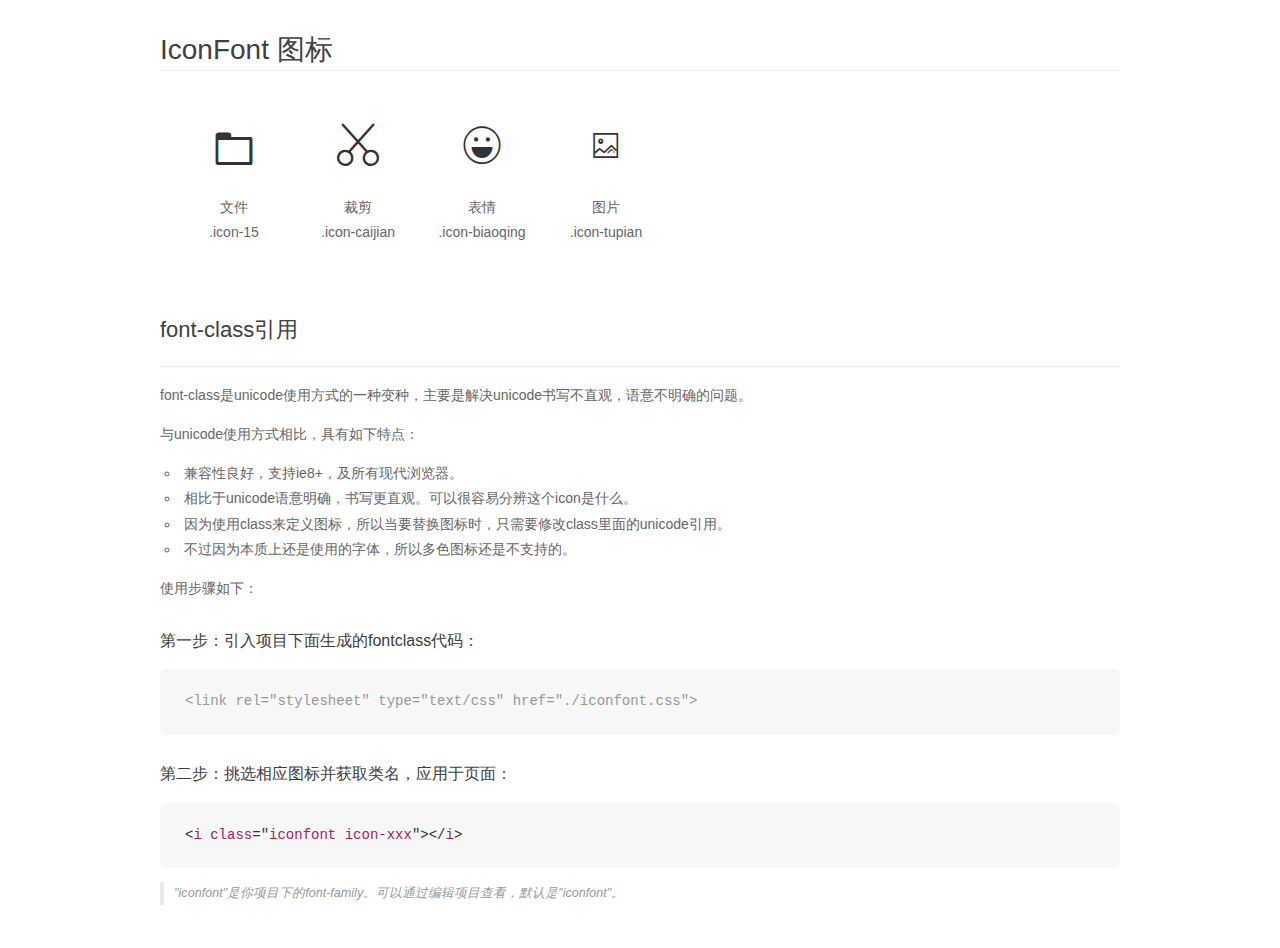
<file: src/main/resources/static/chatwin/fonticon/demo_fontclass.html>
<!DOCTYPE html>
<html>
<head>
    <meta charset="utf-8"/>
    <title>IconFont</title>
    <link rel="stylesheet" href="demo.css">
    <link rel="stylesheet" href="iconfont.css">
</head>
<body>
    <div class="main markdown">
        <h1>IconFont 图标</h1>
        <ul class="icon_lists clear">
            
                <li>
                <i class="icon iconfont icon-15"></i>
                    <div class="name">文件</div>
                    <div class="fontclass">.icon-15</div>
                </li>
            
                <li>
                <i class="icon iconfont icon-caijian"></i>
                    <div class="name">裁剪</div>
                    <div class="fontclass">.icon-caijian</div>
                </li>
            
                <li>
                <i class="icon iconfont icon-biaoqing"></i>
                    <div class="name">表情</div>
                    <div class="fontclass">.icon-biaoqing</div>
                </li>
            
                <li>
                <i class="icon iconfont icon-tupian"></i>
                    <div class="name">图片</div>
                    <div class="fontclass">.icon-tupian</div>
                </li>
            
        </ul>

        <h2 id="font-class-">font-class引用</h2>
        <hr>

        <p>font-class是unicode使用方式的一种变种，主要是解决unicode书写不直观，语意不明确的问题。</p>
        <p>与unicode使用方式相比，具有如下特点：</p>
        <ul>
        <li>兼容性良好，支持ie8+，及所有现代浏览器。</li>
        <li>相比于unicode语意明确，书写更直观。可以很容易分辨这个icon是什么。</li>
        <li>因为使用class来定义图标，所以当要替换图标时，只需要修改class里面的unicode引用。</li>
        <li>不过因为本质上还是使用的字体，所以多色图标还是不支持的。</li>
        </ul>
        <p>使用步骤如下：</p>
        <h3 id="-fontclass-">第一步：引入项目下面生成的fontclass代码：</h3>


        <pre><code class="lang-js hljs javascript"><span class="hljs-comment">&lt;link rel="stylesheet" type="text/css" href="./iconfont.css"&gt;</span></code></pre>
        <h3 id="-">第二步：挑选相应图标并获取类名，应用于页面：</h3>
        <pre><code class="lang-css hljs">&lt;<span class="hljs-selector-tag">i</span> <span class="hljs-selector-tag">class</span>="<span class="hljs-selector-tag">iconfont</span> <span class="hljs-selector-tag">icon-xxx</span>"&gt;&lt;/<span class="hljs-selector-tag">i</span>&gt;</code></pre>
        <blockquote>
        <p>"iconfont"是你项目下的font-family。可以通过编辑项目查看，默认是"iconfont"。</p>
        </blockquote>
    </div>
</body>
</html>
</file>
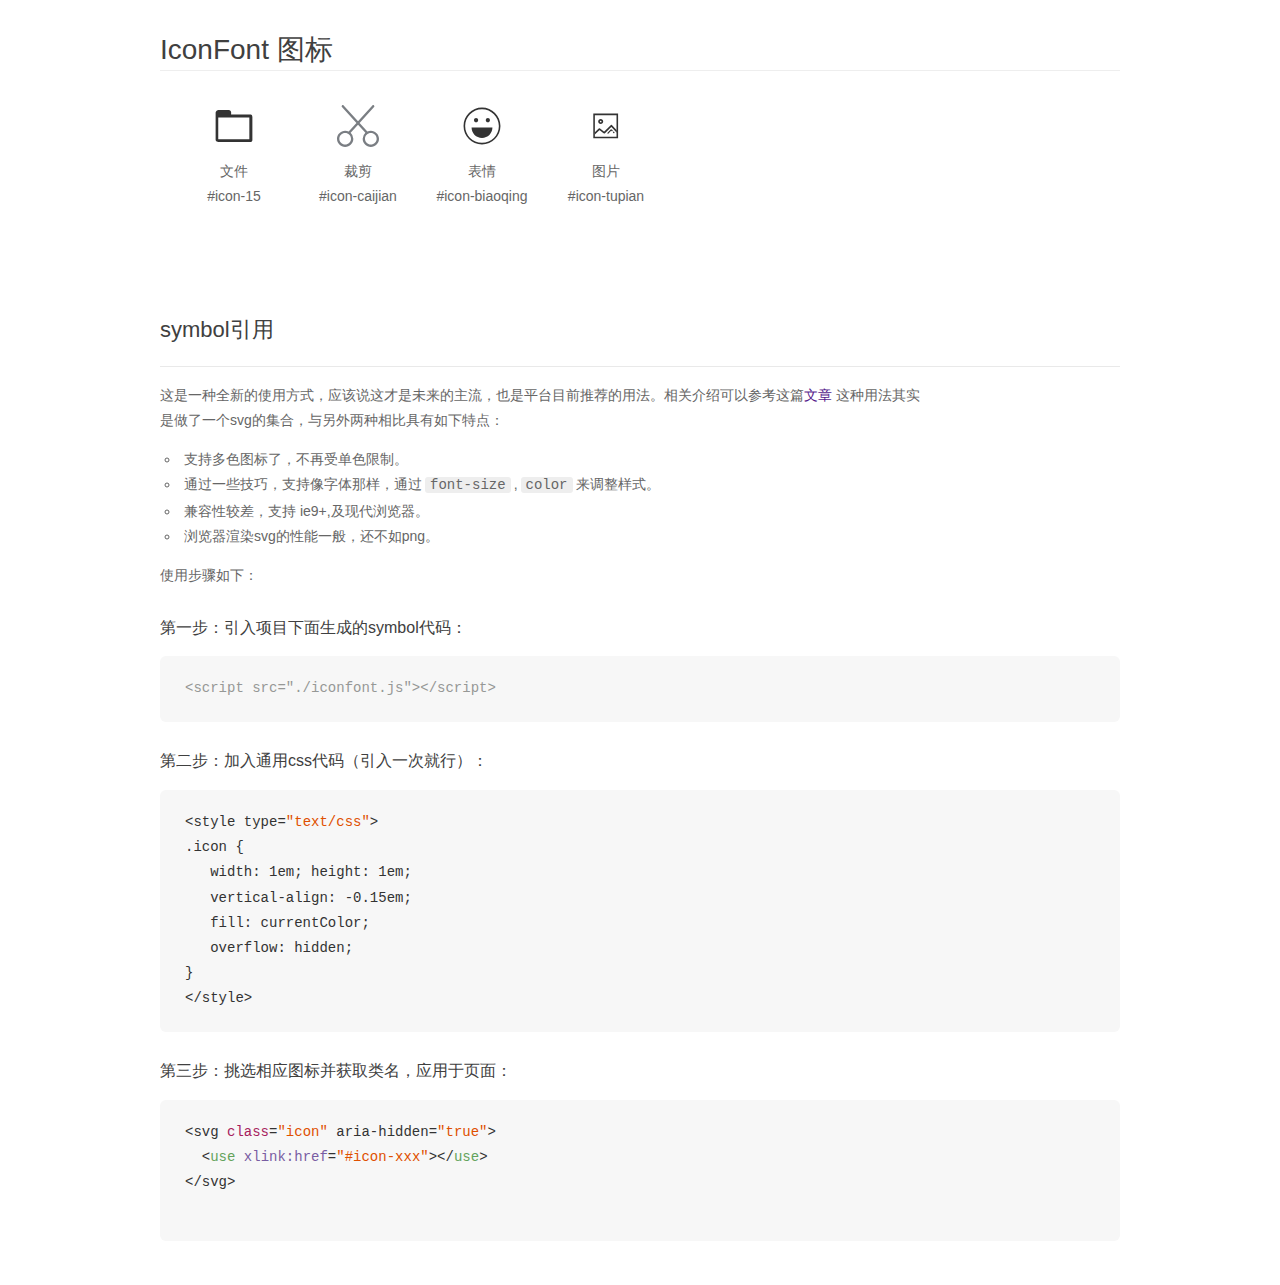
<file: src/main/resources/static/chatwin/fonticon/demo_symbol.html>
<!DOCTYPE html>
<html>
<head>
    <meta charset="utf-8"/>
    <title>IconFont</title>
    <link rel="stylesheet" href="demo.css">
    <script src="iconfont.js"></script>

    <style type="text/css">
        .icon {
          /* 通过设置 font-size 来改变图标大小 */
          width: 1em; height: 1em;
          /* 图标和文字相邻时，垂直对齐 */
          vertical-align: -0.15em;
          /* 通过设置 color 来改变 SVG 的颜色/fill */
          fill: currentColor;
          /* path 和 stroke 溢出 viewBox 部分在 IE 下会显示
             normalize.css 中也包含这行 */
          overflow: hidden;
        }

    </style>
</head>
<body>
    <div class="main markdown">
        <h1>IconFont 图标</h1>
        <ul class="icon_lists clear">
            
                <li>
                    <svg class="icon" aria-hidden="true">
                        <use xlink:href="#icon-15"></use>
                    </svg>
                    <div class="name">文件</div>
                    <div class="fontclass">#icon-15</div>
                </li>
            
                <li>
                    <svg class="icon" aria-hidden="true">
                        <use xlink:href="#icon-caijian"></use>
                    </svg>
                    <div class="name">裁剪</div>
                    <div class="fontclass">#icon-caijian</div>
                </li>
            
                <li>
                    <svg class="icon" aria-hidden="true">
                        <use xlink:href="#icon-biaoqing"></use>
                    </svg>
                    <div class="name">表情</div>
                    <div class="fontclass">#icon-biaoqing</div>
                </li>
            
                <li>
                    <svg class="icon" aria-hidden="true">
                        <use xlink:href="#icon-tupian"></use>
                    </svg>
                    <div class="name">图片</div>
                    <div class="fontclass">#icon-tupian</div>
                </li>
            
        </ul>


        <h2 id="symbol-">symbol引用</h2>
        <hr>

        <p>这是一种全新的使用方式，应该说这才是未来的主流，也是平台目前推荐的用法。相关介绍可以参考这篇<a href="">文章</a>
        这种用法其实是做了一个svg的集合，与另外两种相比具有如下特点：</p>
        <ul>
          <li>支持多色图标了，不再受单色限制。</li>
          <li>通过一些技巧，支持像字体那样，通过<code>font-size</code>,<code>color</code>来调整样式。</li>
          <li>兼容性较差，支持 ie9+,及现代浏览器。</li>
          <li>浏览器渲染svg的性能一般，还不如png。</li>
        </ul>
        <p>使用步骤如下：</p>
        <h3 id="-symbol-">第一步：引入项目下面生成的symbol代码：</h3>
        <pre><code class="lang-js hljs javascript"><span class="hljs-comment">&lt;script src="./iconfont.js"&gt;&lt;/script&gt;</span></code></pre>
        <h3 id="-css-">第二步：加入通用css代码（引入一次就行）：</h3>
        <pre><code class="lang-js hljs javascript">&lt;style type=<span class="hljs-string">"text/css"</span>&gt;
.icon {
   width: <span class="hljs-number">1</span>em; height: <span class="hljs-number">1</span>em;
   vertical-align: <span class="hljs-number">-0.15</span>em;
   fill: currentColor;
   overflow: hidden;
}
&lt;<span class="hljs-regexp">/style&gt;</span></code></pre>
        <h3 id="-">第三步：挑选相应图标并获取类名，应用于页面：</h3>
        <pre><code class="lang-js hljs javascript">&lt;svg <span class="hljs-class"><span class="hljs-keyword">class</span></span>=<span class="hljs-string">"icon"</span> aria-hidden=<span class="hljs-string">"true"</span>&gt;<span class="xml"><span class="hljs-tag">
  &lt;<span class="hljs-name">use</span> <span class="hljs-attr">xlink:href</span>=<span class="hljs-string">"#icon-xxx"</span>&gt;</span><span class="hljs-tag">&lt;/<span class="hljs-name">use</span>&gt;</span>
</span>&lt;<span class="hljs-regexp">/svg&gt;
        </span></code></pre>
    </div>
</body>
</html>
</file>
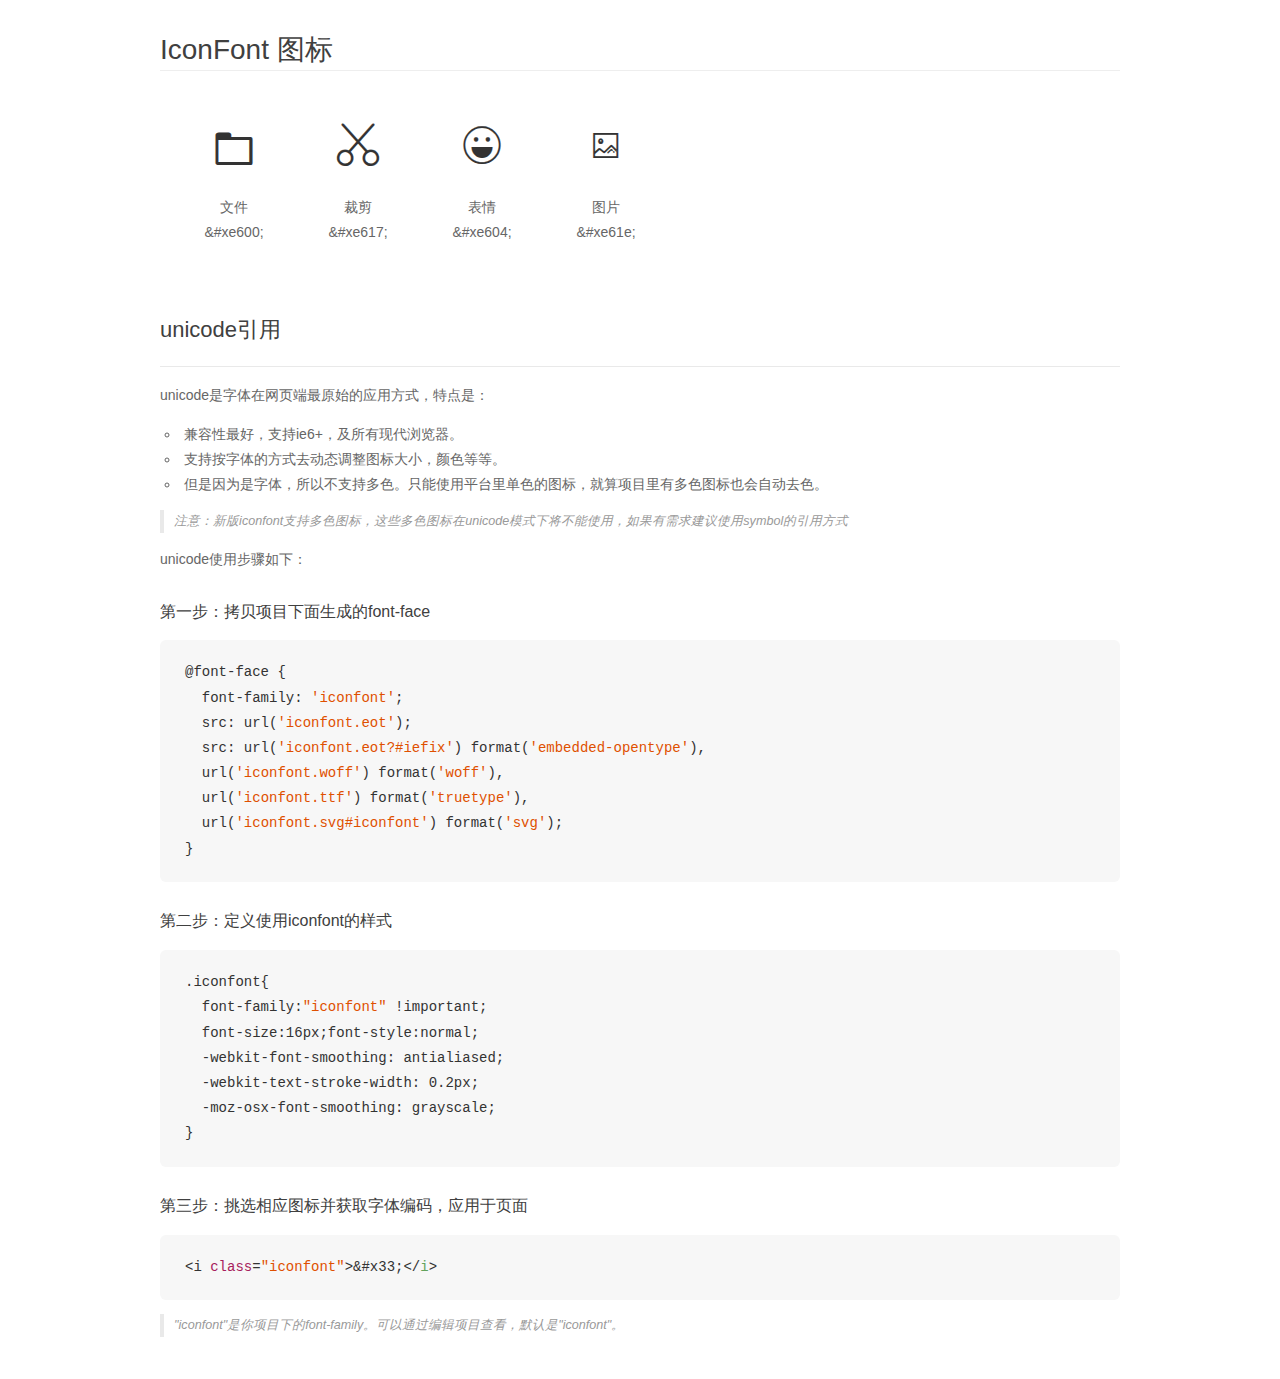
<file: src/main/resources/static/chatwin/fonticon/demo_unicode.html>
<!DOCTYPE html>
<html>
<head>
    <meta charset="utf-8"/>
    <title>IconFont</title>
    <link rel="stylesheet" href="demo.css">

    <style type="text/css">

        @font-face {font-family: "iconfont";
          src: url('iconfont.eot'); /* IE9*/
          src: url('iconfont.eot#iefix') format('embedded-opentype'), /* IE6-IE8 */
          url('iconfont.woff') format('woff'), /* chrome, firefox */
          url('iconfont.ttf') format('truetype'), /* chrome, firefox, opera, Safari, Android, iOS 4.2+*/
          url('iconfont.svg#iconfont') format('svg'); /* iOS 4.1- */
        }

        .iconfont {
          font-family:"iconfont" !important;
          font-size:16px;
          font-style:normal;
          -webkit-font-smoothing: antialiased;
          -webkit-text-stroke-width: 0.2px;
          -moz-osx-font-smoothing: grayscale;
        }

    </style>
</head>
<body>
    <div class="main markdown">
        <h1>IconFont 图标</h1>
        <ul class="icon_lists clear">
            
                <li>
                <i class="icon iconfont">&#xe600;</i>
                    <div class="name">文件</div>
                    <div class="code">&amp;#xe600;</div>
                </li>
            
                <li>
                <i class="icon iconfont">&#xe617;</i>
                    <div class="name">裁剪</div>
                    <div class="code">&amp;#xe617;</div>
                </li>
            
                <li>
                <i class="icon iconfont">&#xe604;</i>
                    <div class="name">表情</div>
                    <div class="code">&amp;#xe604;</div>
                </li>
            
                <li>
                <i class="icon iconfont">&#xe61e;</i>
                    <div class="name">图片</div>
                    <div class="code">&amp;#xe61e;</div>
                </li>
            
        </ul>
        <h2 id="unicode-">unicode引用</h2>
        <hr>

        <p>unicode是字体在网页端最原始的应用方式，特点是：</p>
        <ul>
        <li>兼容性最好，支持ie6+，及所有现代浏览器。</li>
        <li>支持按字体的方式去动态调整图标大小，颜色等等。</li>
        <li>但是因为是字体，所以不支持多色。只能使用平台里单色的图标，就算项目里有多色图标也会自动去色。</li>
        </ul>
        <blockquote>
        <p>注意：新版iconfont支持多色图标，这些多色图标在unicode模式下将不能使用，如果有需求建议使用symbol的引用方式</p>
        </blockquote>
        <p>unicode使用步骤如下：</p>
        <h3 id="-font-face">第一步：拷贝项目下面生成的font-face</h3>
        <pre><code class="lang-js hljs javascript">@font-face {
  font-family: <span class="hljs-string">'iconfont'</span>;
  src: url(<span class="hljs-string">'iconfont.eot'</span>);
  src: url(<span class="hljs-string">'iconfont.eot?#iefix'</span>) format(<span class="hljs-string">'embedded-opentype'</span>),
  url(<span class="hljs-string">'iconfont.woff'</span>) format(<span class="hljs-string">'woff'</span>),
  url(<span class="hljs-string">'iconfont.ttf'</span>) format(<span class="hljs-string">'truetype'</span>),
  url(<span class="hljs-string">'iconfont.svg#iconfont'</span>) format(<span class="hljs-string">'svg'</span>);
}
</code></pre>
        <h3 id="-iconfont-">第二步：定义使用iconfont的样式</h3>
        <pre><code class="lang-js hljs javascript">.iconfont{
  font-family:<span class="hljs-string">"iconfont"</span> !important;
  font-size:<span class="hljs-number">16</span>px;font-style:normal;
  -webkit-font-smoothing: antialiased;
  -webkit-text-stroke-width: <span class="hljs-number">0.2</span>px;
  -moz-osx-font-smoothing: grayscale;
}
</code></pre>
        <h3 id="-">第三步：挑选相应图标并获取字体编码，应用于页面</h3>
        <pre><code class="lang-js hljs javascript">&lt;i <span class="hljs-class"><span class="hljs-keyword">class</span></span>=<span class="hljs-string">"iconfont"</span>&gt;&amp;#x33;<span class="xml"><span class="hljs-tag">&lt;/<span class="hljs-name">i</span>&gt;</span></span></code></pre>

        <blockquote>
        <p>"iconfont"是你项目下的font-family。可以通过编辑项目查看，默认是"iconfont"。</p>
        </blockquote>
    </div>


</body>
</html>
</file>
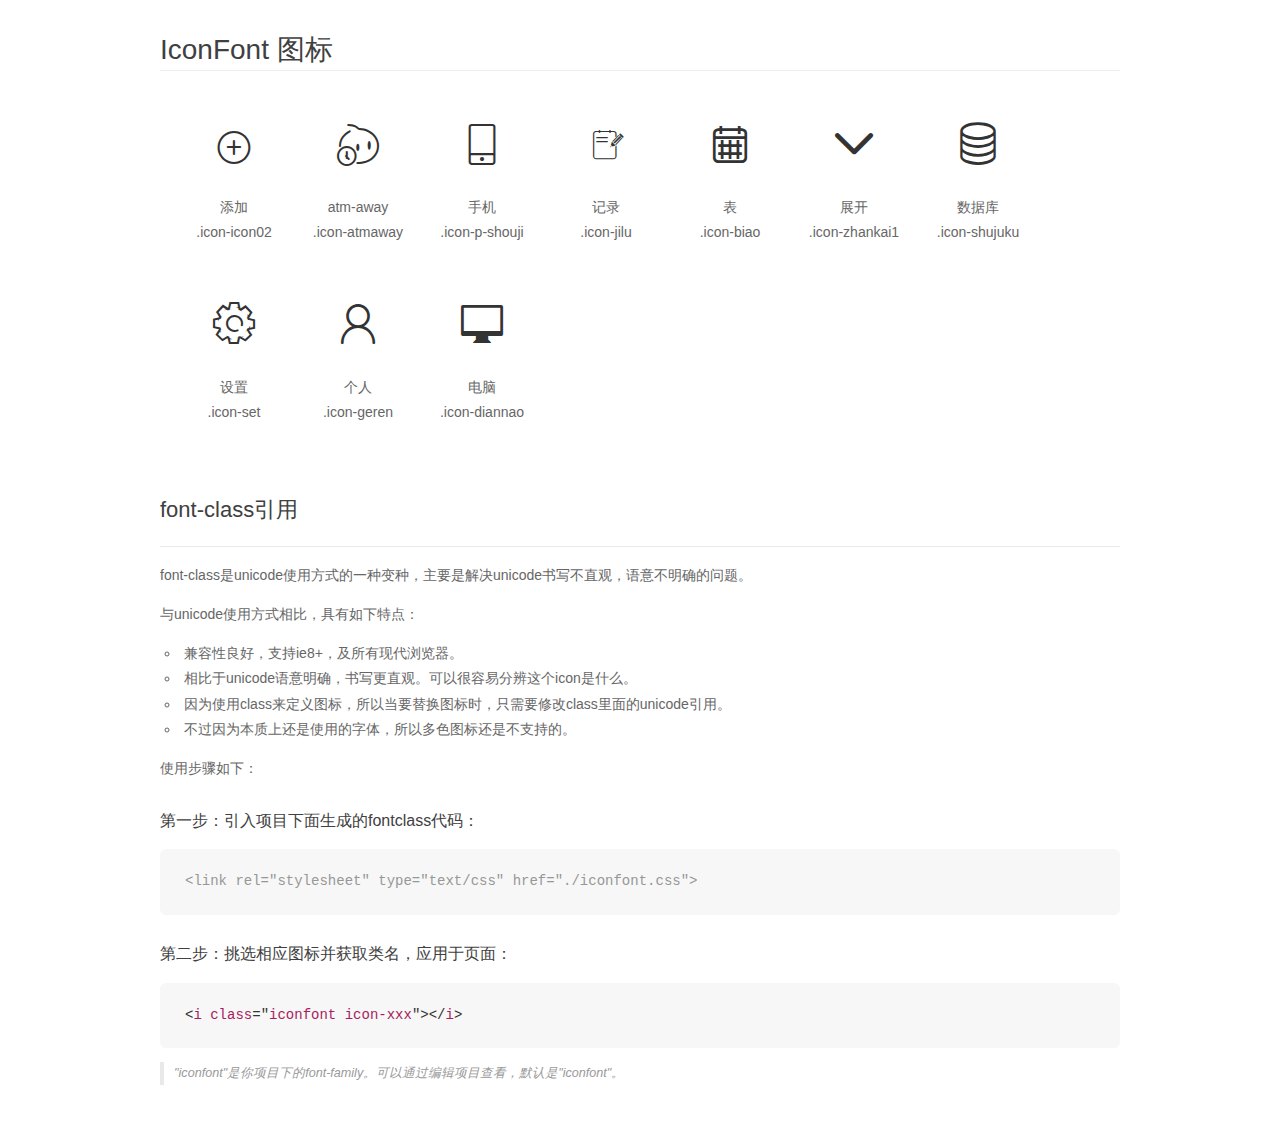
<file: src/main/resources/static/cusback/iconfont/cus_ser_icon/demo_fontclass.html>
<!DOCTYPE html>
<html>
<head>
    <meta charset="utf-8"/>
    <title>IconFont</title>
    <link rel="stylesheet" href="demo.css">
    <link rel="stylesheet" href="iconfont.css">
</head>
<body>
    <div class="main markdown">
        <h1>IconFont 图标</h1>
        <ul class="icon_lists clear">
            
                <li>
                <i class="icon iconfont icon-icon02"></i>
                    <div class="name">添加</div>
                    <div class="fontclass">.icon-icon02</div>
                </li>
            
                <li>
                <i class="icon iconfont icon-atmaway"></i>
                    <div class="name">atm-away</div>
                    <div class="fontclass">.icon-atmaway</div>
                </li>
            
                <li>
                <i class="icon iconfont icon-p-shouji"></i>
                    <div class="name">手机</div>
                    <div class="fontclass">.icon-p-shouji</div>
                </li>
            
                <li>
                <i class="icon iconfont icon-jilu"></i>
                    <div class="name">记录</div>
                    <div class="fontclass">.icon-jilu</div>
                </li>
            
                <li>
                <i class="icon iconfont icon-biao"></i>
                    <div class="name">表</div>
                    <div class="fontclass">.icon-biao</div>
                </li>
            
                <li>
                <i class="icon iconfont icon-zhankai1"></i>
                    <div class="name">展开</div>
                    <div class="fontclass">.icon-zhankai1</div>
                </li>
            
                <li>
                <i class="icon iconfont icon-shujuku"></i>
                    <div class="name">数据库</div>
                    <div class="fontclass">.icon-shujuku</div>
                </li>
            
                <li>
                <i class="icon iconfont icon-set"></i>
                    <div class="name">设置</div>
                    <div class="fontclass">.icon-set</div>
                </li>
            
                <li>
                <i class="icon iconfont icon-geren"></i>
                    <div class="name">个人</div>
                    <div class="fontclass">.icon-geren</div>
                </li>
            
                <li>
                <i class="icon iconfont icon-diannao"></i>
                    <div class="name">电脑</div>
                    <div class="fontclass">.icon-diannao</div>
                </li>
            
        </ul>

        <h2 id="font-class-">font-class引用</h2>
        <hr>

        <p>font-class是unicode使用方式的一种变种，主要是解决unicode书写不直观，语意不明确的问题。</p>
        <p>与unicode使用方式相比，具有如下特点：</p>
        <ul>
        <li>兼容性良好，支持ie8+，及所有现代浏览器。</li>
        <li>相比于unicode语意明确，书写更直观。可以很容易分辨这个icon是什么。</li>
        <li>因为使用class来定义图标，所以当要替换图标时，只需要修改class里面的unicode引用。</li>
        <li>不过因为本质上还是使用的字体，所以多色图标还是不支持的。</li>
        </ul>
        <p>使用步骤如下：</p>
        <h3 id="-fontclass-">第一步：引入项目下面生成的fontclass代码：</h3>


        <pre><code class="lang-js hljs javascript"><span class="hljs-comment">&lt;link rel="stylesheet" type="text/css" href="./iconfont.css"&gt;</span></code></pre>
        <h3 id="-">第二步：挑选相应图标并获取类名，应用于页面：</h3>
        <pre><code class="lang-css hljs">&lt;<span class="hljs-selector-tag">i</span> <span class="hljs-selector-tag">class</span>="<span class="hljs-selector-tag">iconfont</span> <span class="hljs-selector-tag">icon-xxx</span>"&gt;&lt;/<span class="hljs-selector-tag">i</span>&gt;</code></pre>
        <blockquote>
        <p>"iconfont"是你项目下的font-family。可以通过编辑项目查看，默认是"iconfont"。</p>
        </blockquote>
    </div>
</body>
</html>
</file>
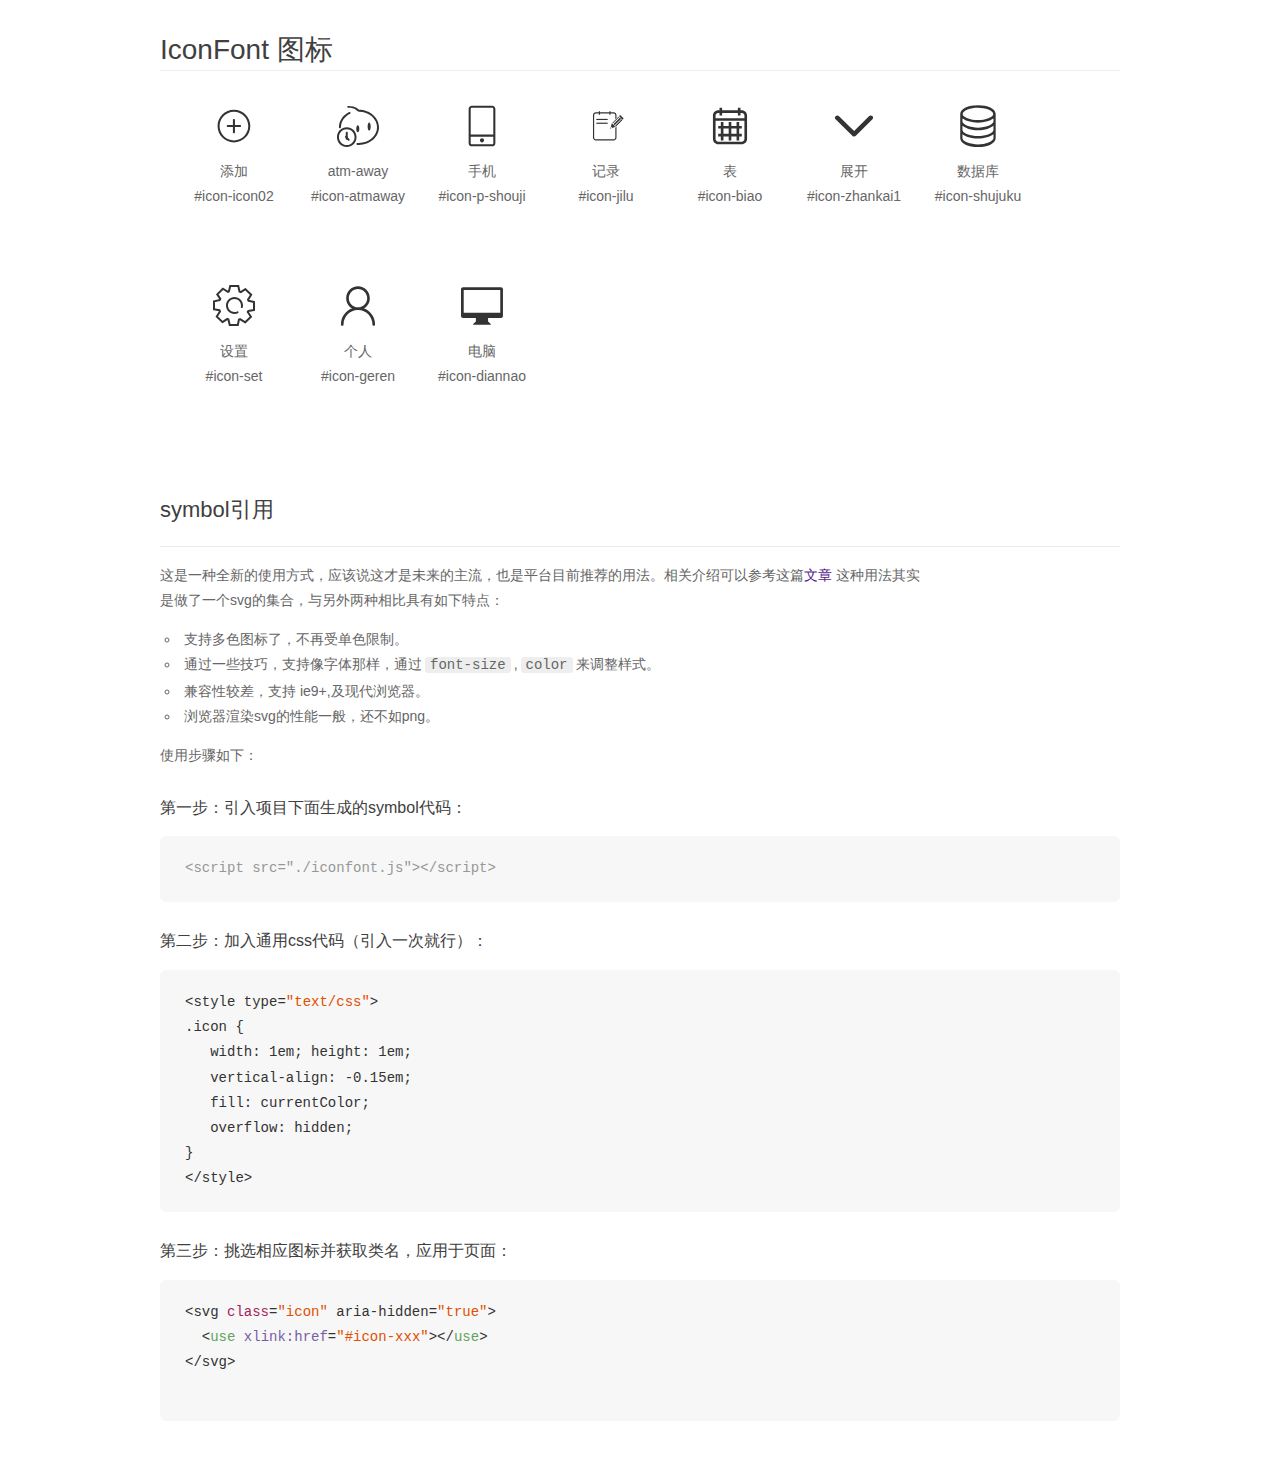
<file: src/main/resources/static/cusback/iconfont/cus_ser_icon/demo_symbol.html>
<!DOCTYPE html>
<html>
<head>
    <meta charset="utf-8"/>
    <title>IconFont</title>
    <link rel="stylesheet" href="demo.css">
    <script src="iconfont.js"></script>

    <style type="text/css">
        .icon {
          /* 通过设置 font-size 来改变图标大小 */
          width: 1em; height: 1em;
          /* 图标和文字相邻时，垂直对齐 */
          vertical-align: -0.15em;
          /* 通过设置 color 来改变 SVG 的颜色/fill */
          fill: currentColor;
          /* path 和 stroke 溢出 viewBox 部分在 IE 下会显示
             normalize.css 中也包含这行 */
          overflow: hidden;
        }

    </style>
</head>
<body>
    <div class="main markdown">
        <h1>IconFont 图标</h1>
        <ul class="icon_lists clear">
            
                <li>
                    <svg class="icon" aria-hidden="true">
                        <use xlink:href="#icon-icon02"></use>
                    </svg>
                    <div class="name">添加</div>
                    <div class="fontclass">#icon-icon02</div>
                </li>
            
                <li>
                    <svg class="icon" aria-hidden="true">
                        <use xlink:href="#icon-atmaway"></use>
                    </svg>
                    <div class="name">atm-away</div>
                    <div class="fontclass">#icon-atmaway</div>
                </li>
            
                <li>
                    <svg class="icon" aria-hidden="true">
                        <use xlink:href="#icon-p-shouji"></use>
                    </svg>
                    <div class="name">手机</div>
                    <div class="fontclass">#icon-p-shouji</div>
                </li>
            
                <li>
                    <svg class="icon" aria-hidden="true">
                        <use xlink:href="#icon-jilu"></use>
                    </svg>
                    <div class="name">记录</div>
                    <div class="fontclass">#icon-jilu</div>
                </li>
            
                <li>
                    <svg class="icon" aria-hidden="true">
                        <use xlink:href="#icon-biao"></use>
                    </svg>
                    <div class="name">表</div>
                    <div class="fontclass">#icon-biao</div>
                </li>
            
                <li>
                    <svg class="icon" aria-hidden="true">
                        <use xlink:href="#icon-zhankai1"></use>
                    </svg>
                    <div class="name">展开</div>
                    <div class="fontclass">#icon-zhankai1</div>
                </li>
            
                <li>
                    <svg class="icon" aria-hidden="true">
                        <use xlink:href="#icon-shujuku"></use>
                    </svg>
                    <div class="name">数据库</div>
                    <div class="fontclass">#icon-shujuku</div>
                </li>
            
                <li>
                    <svg class="icon" aria-hidden="true">
                        <use xlink:href="#icon-set"></use>
                    </svg>
                    <div class="name">设置</div>
                    <div class="fontclass">#icon-set</div>
                </li>
            
                <li>
                    <svg class="icon" aria-hidden="true">
                        <use xlink:href="#icon-geren"></use>
                    </svg>
                    <div class="name">个人</div>
                    <div class="fontclass">#icon-geren</div>
                </li>
            
                <li>
                    <svg class="icon" aria-hidden="true">
                        <use xlink:href="#icon-diannao"></use>
                    </svg>
                    <div class="name">电脑</div>
                    <div class="fontclass">#icon-diannao</div>
                </li>
            
        </ul>


        <h2 id="symbol-">symbol引用</h2>
        <hr>

        <p>这是一种全新的使用方式，应该说这才是未来的主流，也是平台目前推荐的用法。相关介绍可以参考这篇<a href="">文章</a>
        这种用法其实是做了一个svg的集合，与另外两种相比具有如下特点：</p>
        <ul>
          <li>支持多色图标了，不再受单色限制。</li>
          <li>通过一些技巧，支持像字体那样，通过<code>font-size</code>,<code>color</code>来调整样式。</li>
          <li>兼容性较差，支持 ie9+,及现代浏览器。</li>
          <li>浏览器渲染svg的性能一般，还不如png。</li>
        </ul>
        <p>使用步骤如下：</p>
        <h3 id="-symbol-">第一步：引入项目下面生成的symbol代码：</h3>
        <pre><code class="lang-js hljs javascript"><span class="hljs-comment">&lt;script src="./iconfont.js"&gt;&lt;/script&gt;</span></code></pre>
        <h3 id="-css-">第二步：加入通用css代码（引入一次就行）：</h3>
        <pre><code class="lang-js hljs javascript">&lt;style type=<span class="hljs-string">"text/css"</span>&gt;
.icon {
   width: <span class="hljs-number">1</span>em; height: <span class="hljs-number">1</span>em;
   vertical-align: <span class="hljs-number">-0.15</span>em;
   fill: currentColor;
   overflow: hidden;
}
&lt;<span class="hljs-regexp">/style&gt;</span></code></pre>
        <h3 id="-">第三步：挑选相应图标并获取类名，应用于页面：</h3>
        <pre><code class="lang-js hljs javascript">&lt;svg <span class="hljs-class"><span class="hljs-keyword">class</span></span>=<span class="hljs-string">"icon"</span> aria-hidden=<span class="hljs-string">"true"</span>&gt;<span class="xml"><span class="hljs-tag">
  &lt;<span class="hljs-name">use</span> <span class="hljs-attr">xlink:href</span>=<span class="hljs-string">"#icon-xxx"</span>&gt;</span><span class="hljs-tag">&lt;/<span class="hljs-name">use</span>&gt;</span>
</span>&lt;<span class="hljs-regexp">/svg&gt;
        </span></code></pre>
    </div>
</body>
</html>
</file>
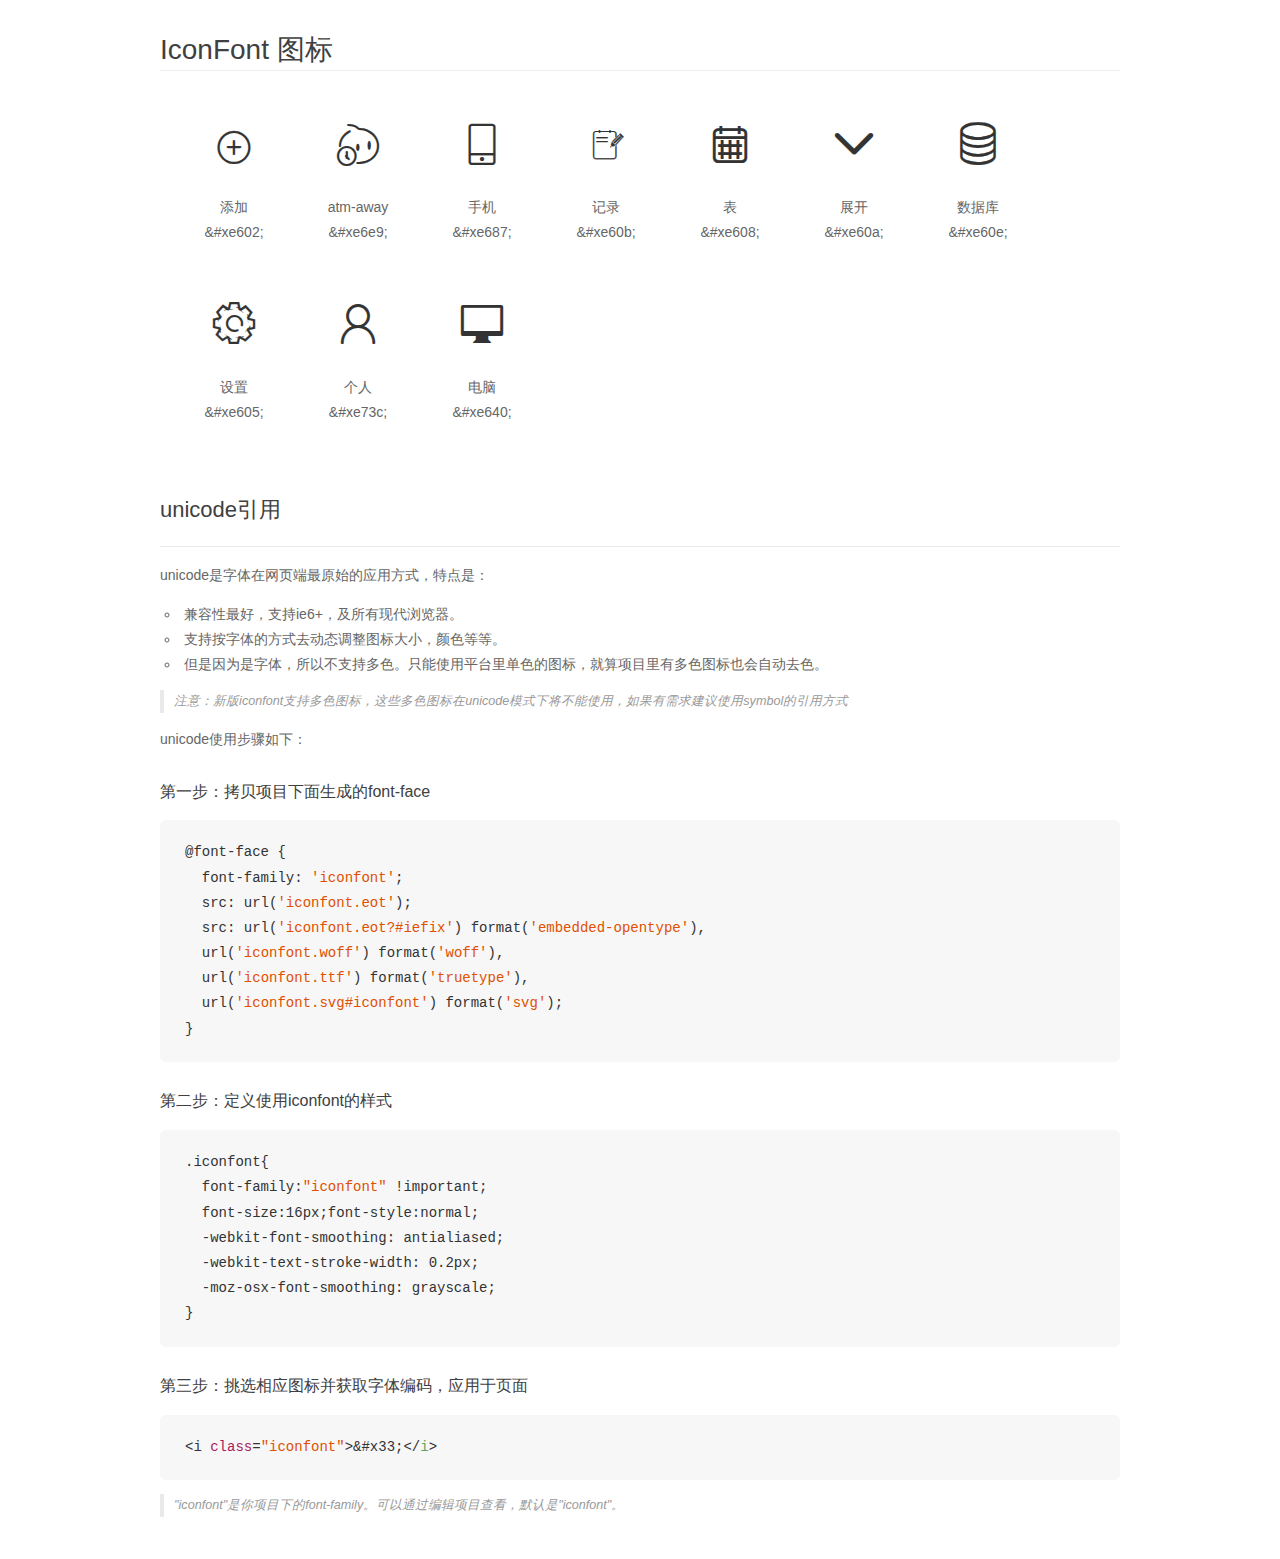
<file: src/main/resources/static/cusback/iconfont/cus_ser_icon/demo_unicode.html>
<!DOCTYPE html>
<html>
<head>
    <meta charset="utf-8"/>
    <title>IconFont</title>
    <link rel="stylesheet" href="demo.css">

    <style type="text/css">

        @font-face {font-family: "iconfont";
          src: url('iconfont.eot'); /* IE9*/
          src: url('iconfont.eot#iefix') format('embedded-opentype'), /* IE6-IE8 */
          url('iconfont.woff') format('woff'), /* chrome, firefox */
          url('iconfont.ttf') format('truetype'), /* chrome, firefox, opera, Safari, Android, iOS 4.2+*/
          url('iconfont.svg#iconfont') format('svg'); /* iOS 4.1- */
        }

        .iconfont {
          font-family:"iconfont" !important;
          font-size:16px;
          font-style:normal;
          -webkit-font-smoothing: antialiased;
          -webkit-text-stroke-width: 0.2px;
          -moz-osx-font-smoothing: grayscale;
        }

    </style>
</head>
<body>
    <div class="main markdown">
        <h1>IconFont 图标</h1>
        <ul class="icon_lists clear">
            
                <li>
                <i class="icon iconfont">&#xe602;</i>
                    <div class="name">添加</div>
                    <div class="code">&amp;#xe602;</div>
                </li>
            
                <li>
                <i class="icon iconfont">&#xe6e9;</i>
                    <div class="name">atm-away</div>
                    <div class="code">&amp;#xe6e9;</div>
                </li>
            
                <li>
                <i class="icon iconfont">&#xe687;</i>
                    <div class="name">手机</div>
                    <div class="code">&amp;#xe687;</div>
                </li>
            
                <li>
                <i class="icon iconfont">&#xe60b;</i>
                    <div class="name">记录</div>
                    <div class="code">&amp;#xe60b;</div>
                </li>
            
                <li>
                <i class="icon iconfont">&#xe608;</i>
                    <div class="name">表</div>
                    <div class="code">&amp;#xe608;</div>
                </li>
            
                <li>
                <i class="icon iconfont">&#xe60a;</i>
                    <div class="name">展开</div>
                    <div class="code">&amp;#xe60a;</div>
                </li>
            
                <li>
                <i class="icon iconfont">&#xe60e;</i>
                    <div class="name">数据库</div>
                    <div class="code">&amp;#xe60e;</div>
                </li>
            
                <li>
                <i class="icon iconfont">&#xe605;</i>
                    <div class="name">设置</div>
                    <div class="code">&amp;#xe605;</div>
                </li>
            
                <li>
                <i class="icon iconfont">&#xe73c;</i>
                    <div class="name">个人</div>
                    <div class="code">&amp;#xe73c;</div>
                </li>
            
                <li>
                <i class="icon iconfont">&#xe640;</i>
                    <div class="name">电脑</div>
                    <div class="code">&amp;#xe640;</div>
                </li>
            
        </ul>
        <h2 id="unicode-">unicode引用</h2>
        <hr>

        <p>unicode是字体在网页端最原始的应用方式，特点是：</p>
        <ul>
        <li>兼容性最好，支持ie6+，及所有现代浏览器。</li>
        <li>支持按字体的方式去动态调整图标大小，颜色等等。</li>
        <li>但是因为是字体，所以不支持多色。只能使用平台里单色的图标，就算项目里有多色图标也会自动去色。</li>
        </ul>
        <blockquote>
        <p>注意：新版iconfont支持多色图标，这些多色图标在unicode模式下将不能使用，如果有需求建议使用symbol的引用方式</p>
        </blockquote>
        <p>unicode使用步骤如下：</p>
        <h3 id="-font-face">第一步：拷贝项目下面生成的font-face</h3>
        <pre><code class="lang-js hljs javascript">@font-face {
  font-family: <span class="hljs-string">'iconfont'</span>;
  src: url(<span class="hljs-string">'iconfont.eot'</span>);
  src: url(<span class="hljs-string">'iconfont.eot?#iefix'</span>) format(<span class="hljs-string">'embedded-opentype'</span>),
  url(<span class="hljs-string">'iconfont.woff'</span>) format(<span class="hljs-string">'woff'</span>),
  url(<span class="hljs-string">'iconfont.ttf'</span>) format(<span class="hljs-string">'truetype'</span>),
  url(<span class="hljs-string">'iconfont.svg#iconfont'</span>) format(<span class="hljs-string">'svg'</span>);
}
</code></pre>
        <h3 id="-iconfont-">第二步：定义使用iconfont的样式</h3>
        <pre><code class="lang-js hljs javascript">.iconfont{
  font-family:<span class="hljs-string">"iconfont"</span> !important;
  font-size:<span class="hljs-number">16</span>px;font-style:normal;
  -webkit-font-smoothing: antialiased;
  -webkit-text-stroke-width: <span class="hljs-number">0.2</span>px;
  -moz-osx-font-smoothing: grayscale;
}
</code></pre>
        <h3 id="-">第三步：挑选相应图标并获取字体编码，应用于页面</h3>
        <pre><code class="lang-js hljs javascript">&lt;i <span class="hljs-class"><span class="hljs-keyword">class</span></span>=<span class="hljs-string">"iconfont"</span>&gt;&amp;#x33;<span class="xml"><span class="hljs-tag">&lt;/<span class="hljs-name">i</span>&gt;</span></span></code></pre>

        <blockquote>
        <p>"iconfont"是你项目下的font-family。可以通过编辑项目查看，默认是"iconfont"。</p>
        </blockquote>
    </div>


</body>
</html>
</file>
<file: src/main/resources/static/chatwin/fonticon/iconfont.css>
@font-face {font-family: "iconfont";
  src: url('iconfont.eot?t=1499138520231'); /* IE9*/
  src: url('iconfont.eot?t=1499138520231#iefix') format('embedded-opentype'), /* IE6-IE8 */
  url('iconfont.woff?t=1499138520231') format('woff'), /* chrome, firefox */
  url('iconfont.ttf?t=1499138520231') format('truetype'), /* chrome, firefox, opera, Safari, Android, iOS 4.2+*/
  url('iconfont.svg?t=1499138520231#iconfont') format('svg'); /* iOS 4.1- */
}

.iconfont {
  font-family:"iconfont" !important;
  font-size:16px;
  font-style:normal;
  -webkit-font-smoothing: antialiased;
  -moz-osx-font-smoothing: grayscale;
}

.icon-15:before { content: "\e600"; }

.icon-caijian:before { content: "\e617"; }

.icon-biaoqing:before { content: "\e604"; }

.icon-tupian:before { content: "\e61e"; }
</file>
<file: src/main/resources/static/cusback/iconfont/cus_ser_icon/iconfont.css>
@font-face {font-family: "iconfont";
  src: url('iconfont.eot?t=1501472511403'); /* IE9*/
  src: url('iconfont.eot?t=1501472511403#iefix') format('embedded-opentype'), /* IE6-IE8 */
  url('iconfont.woff?t=1501472511403') format('woff'), /* chrome, firefox */
  url('iconfont.ttf?t=1501472511403') format('truetype'), /* chrome, firefox, opera, Safari, Android, iOS 4.2+*/
  url('iconfont.svg?t=1501472511403#iconfont') format('svg'); /* iOS 4.1- */
}

.iconfont {
  font-family:"iconfont" !important;
  font-size:16px;
  font-style:normal;
  -webkit-font-smoothing: antialiased;
  -moz-osx-font-smoothing: grayscale;
}

.icon-icon02:before { content: "\e602"; }

.icon-atmaway:before { content: "\e6e9"; }

.icon-p-shouji:before { content: "\e687"; }

.icon-jilu:before { content: "\e60b"; }

.icon-biao:before { content: "\e608"; }

.icon-zhankai1:before { content: "\e60a"; }

.icon-shujuku:before { content: "\e60e"; }

.icon-set:before { content: "\e605"; }

.icon-geren:before { content: "\e73c"; }

.icon-diannao:before { content: "\e640"; }
</file>
<file: src/main/resources/static/chatwin/fonticon/demo.css>
*{margin: 0;padding: 0;list-style: none;}
/*
KISSY CSS Reset
理念：1. reset 的目的不是清除浏览器的默认样式，这仅是部分工作。清除和重置是紧密不可分的。
2. reset 的目的不是让默认样式在所有浏览器下一致，而是减少默认样式有可能带来的问题。
3. reset 期望提供一套普适通用的基础样式。但没有银弹，推荐根据具体需求，裁剪和修改后再使用。
特色：1. 适应中文；2. 基于最新主流浏览器。
维护：玉伯<lifesinger@gmail.com>, 正淳<ragecarrier@gmail.com>
 */

/** 清除内外边距 **/
body, h1, h2, h3, h4, h5, h6, hr, p, blockquote, /* structural elements 结构元素 */
dl, dt, dd, ul, ol, li, /* list elements 列表元素 */
pre, /* text formatting elements 文本格式元素 */
form, fieldset, legend, button, input, textarea, /* form elements 表单元素 */
th, td /* table elements 表格元素 */ {
  margin: 0;
  padding: 0;
}

/** 设置默认字体 **/
body,
button, input, select, textarea /* for ie */ {
  font: 12px/1.5 tahoma, arial, \5b8b\4f53, sans-serif;
}
h1, h2, h3, h4, h5, h6 { font-size: 100%; }
address, cite, dfn, em, var { font-style: normal; } /* 将斜体扶正 */
code, kbd, pre, samp { font-family: courier new, courier, monospace; } /* 统一等宽字体 */
small { font-size: 12px; } /* 小于 12px 的中文很难阅读，让 small 正常化 */

/** 重置列表元素 **/
ul, ol { list-style: none; }

/** 重置文本格式元素 **/
a { text-decoration: none; }
a:hover { text-decoration: underline; }


/** 重置表单元素 **/
legend { color: #000; } /* for ie6 */
fieldset, img { border: 0; } /* img 搭车：让链接里的 img 无边框 */
button, input, select, textarea { font-size: 100%; } /* 使得表单元素在 ie 下能继承字体大小 */
/* 注：optgroup 无法扶正 */

/** 重置表格元素 **/
table { border-collapse: collapse; border-spacing: 0; }

/* 清除浮动 */
.ks-clear:after, .clear:after {
  content: '\20';
  display: block;
  height: 0;
  clear: both;
}
.ks-clear, .clear {
  *zoom: 1;
}

.main {
  padding: 30px 100px;
width: 960px;
margin: 0 auto;
}
.main h1{font-size:36px; color:#333; text-align:left;margin-bottom:30px; border-bottom: 1px solid #eee;}

.helps{margin-top:40px;}
.helps pre{
  padding:20px;
  margin:10px 0;
  border:solid 1px #e7e1cd;
  background-color: #fffdef;
  overflow: auto;
}

.icon_lists{
  width: 100% !important;

}

.icon_lists li{
  float:left;
  width: 100px;
  height:180px;
  text-align: center;
  list-style: none !important;
}
.icon_lists .icon{
  font-size: 42px;
  line-height: 100px;
  margin: 10px 0;
  color:#333;
  -webkit-transition: font-size 0.25s ease-out 0s;
  -moz-transition: font-size 0.25s ease-out 0s;
  transition: font-size 0.25s ease-out 0s;

}
.icon_lists .icon:hover{
  font-size: 100px;
}



.markdown {
  color: #666;
  font-size: 14px;
  line-height: 1.8;
}

.highlight {
  line-height: 1.5;
}

.markdown img {
  vertical-align: middle;
  max-width: 100%;
}

.markdown h1 {
  color: #404040;
  font-weight: 500;
  line-height: 40px;
  margin-bottom: 24px;
}

.markdown h2,
.markdown h3,
.markdown h4,
.markdown h5,
.markdown h6 {
  color: #404040;
  margin: 1.6em 0 0.6em 0;
  font-weight: 500;
  clear: both;
}

.markdown h1 {
  font-size: 28px;
}

.markdown h2 {
  font-size: 22px;
}

.markdown h3 {
  font-size: 16px;
}

.markdown h4 {
  font-size: 14px;
}

.markdown h5 {
  font-size: 12px;
}

.markdown h6 {
  font-size: 12px;
}

.markdown hr {
  height: 1px;
  border: 0;
  background: #e9e9e9;
  margin: 16px 0;
  clear: both;
}

.markdown p,
.markdown pre {
  margin: 1em 0;
}

.markdown > p,
.markdown > blockquote,
.markdown > .highlight,
.markdown > ol,
.markdown > ul {
  width: 80%;
}

.markdown ul > li {
  list-style: circle;
}

.markdown > ul li,
.markdown blockquote ul > li {
  margin-left: 20px;
  padding-left: 4px;
}

.markdown > ul li p,
.markdown > ol li p {
  margin: 0.6em 0;
}

.markdown ol > li {
  list-style: decimal;
}

.markdown > ol li,
.markdown blockquote ol > li {
  margin-left: 20px;
  padding-left: 4px;
}

.markdown code {
  margin: 0 3px;
  padding: 0 5px;
  background: #eee;
  border-radius: 3px;
}

.markdown pre {
  border-radius: 6px;
  background: #f7f7f7;
  padding: 20px;
}

.markdown pre code {
  border: none;
  background: #f7f7f7;
  margin: 0;
}

.markdown strong,
.markdown b {
  font-weight: 600;
}

.markdown > table {
  border-collapse: collapse;
  border-spacing: 0px;
  empty-cells: show;
  border: 1px solid #e9e9e9;
  width: 95%;
  margin-bottom: 24px;
}

.markdown > table th {
  white-space: nowrap;
  color: #333;
  font-weight: 600;

}

.markdown > table th,
.markdown > table td {
  border: 1px solid #e9e9e9;
  padding: 8px 16px;
  text-align: left;
}

.markdown > table th {
  background: #F7F7F7;
}

.markdown blockquote {
  font-size: 90%;
  color: #999;
  border-left: 4px solid #e9e9e9;
  padding-left: 0.8em;
  margin: 1em 0;
  font-style: italic;
}

.markdown blockquote p {
  margin: 0;
}

.markdown .anchor {
  opacity: 0;
  transition: opacity 0.3s ease;
  margin-left: 8px;
}

.markdown .waiting {
  color: #ccc;
}

.markdown h1:hover .anchor,
.markdown h2:hover .anchor,
.markdown h3:hover .anchor,
.markdown h4:hover .anchor,
.markdown h5:hover .anchor,
.markdown h6:hover .anchor {
  opacity: 1;
  display: inline-block;
}

.markdown > br,
.markdown > p > br {
  clear: both;
}


.hljs {
  display: block;
  background: white;
  padding: 0.5em;
  color: #333333;
  overflow-x: auto;
}

.hljs-comment,
.hljs-meta {
  color: #969896;
}

.hljs-string,
.hljs-variable,
.hljs-template-variable,
.hljs-strong,
.hljs-emphasis,
.hljs-quote {
  color: #df5000;
}

.hljs-keyword,
.hljs-selector-tag,
.hljs-type {
  color: #a71d5d;
}

.hljs-literal,
.hljs-symbol,
.hljs-bullet,
.hljs-attribute {
  color: #0086b3;
}

.hljs-section,
.hljs-name {
  color: #63a35c;
}

.hljs-tag {
  color: #333333;
}

.hljs-title,
.hljs-attr,
.hljs-selector-id,
.hljs-selector-class,
.hljs-selector-attr,
.hljs-selector-pseudo {
  color: #795da3;
}

.hljs-addition {
  color: #55a532;
  background-color: #eaffea;
}

.hljs-deletion {
  color: #bd2c00;
  background-color: #ffecec;
}

.hljs-link {
  text-decoration: underline;
}

pre{
  background: #fff;
}
</file>
<file: src/main/resources/static/cusback/iconfont/cus_ser_icon/demo.css>
*{margin: 0;padding: 0;list-style: none;}
/*
KISSY CSS Reset
理念：1. reset 的目的不是清除浏览器的默认样式，这仅是部分工作。清除和重置是紧密不可分的。
2. reset 的目的不是让默认样式在所有浏览器下一致，而是减少默认样式有可能带来的问题。
3. reset 期望提供一套普适通用的基础样式。但没有银弹，推荐根据具体需求，裁剪和修改后再使用。
特色：1. 适应中文；2. 基于最新主流浏览器。
维护：玉伯<lifesinger@gmail.com>, 正淳<ragecarrier@gmail.com>
 */

/** 清除内外边距 **/
body, h1, h2, h3, h4, h5, h6, hr, p, blockquote, /* structural elements 结构元素 */
dl, dt, dd, ul, ol, li, /* list elements 列表元素 */
pre, /* text formatting elements 文本格式元素 */
form, fieldset, legend, button, input, textarea, /* form elements 表单元素 */
th, td /* table elements 表格元素 */ {
  margin: 0;
  padding: 0;
}

/** 设置默认字体 **/
body,
button, input, select, textarea /* for ie */ {
  font: 12px/1.5 tahoma, arial, \5b8b\4f53, sans-serif;
}
h1, h2, h3, h4, h5, h6 { font-size: 100%; }
address, cite, dfn, em, var { font-style: normal; } /* 将斜体扶正 */
code, kbd, pre, samp { font-family: courier new, courier, monospace; } /* 统一等宽字体 */
small { font-size: 12px; } /* 小于 12px 的中文很难阅读，让 small 正常化 */

/** 重置列表元素 **/
ul, ol { list-style: none; }

/** 重置文本格式元素 **/
a { text-decoration: none; }
a:hover { text-decoration: underline; }


/** 重置表单元素 **/
legend { color: #000; } /* for ie6 */
fieldset, img { border: 0; } /* img 搭车：让链接里的 img 无边框 */
button, input, select, textarea { font-size: 100%; } /* 使得表单元素在 ie 下能继承字体大小 */
/* 注：optgroup 无法扶正 */

/** 重置表格元素 **/
table { border-collapse: collapse; border-spacing: 0; }

/* 清除浮动 */
.ks-clear:after, .clear:after {
  content: '\20';
  display: block;
  height: 0;
  clear: both;
}
.ks-clear, .clear {
  *zoom: 1;
}

.main {
  padding: 30px 100px;
width: 960px;
margin: 0 auto;
}
.main h1{font-size:36px; color:#333; text-align:left;margin-bottom:30px; border-bottom: 1px solid #eee;}

.helps{margin-top:40px;}
.helps pre{
  padding:20px;
  margin:10px 0;
  border:solid 1px #e7e1cd;
  background-color: #fffdef;
  overflow: auto;
}

.icon_lists{
  width: 100% !important;

}

.icon_lists li{
  float:left;
  width: 100px;
  height:180px;
  text-align: center;
  list-style: none !important;
}
.icon_lists .icon{
  font-size: 42px;
  line-height: 100px;
  margin: 10px 0;
  color:#333;
  -webkit-transition: font-size 0.25s ease-out 0s;
  -moz-transition: font-size 0.25s ease-out 0s;
  transition: font-size 0.25s ease-out 0s;

}
.icon_lists .icon:hover{
  font-size: 100px;
}



.markdown {
  color: #666;
  font-size: 14px;
  line-height: 1.8;
}

.highlight {
  line-height: 1.5;
}

.markdown img {
  vertical-align: middle;
  max-width: 100%;
}

.markdown h1 {
  color: #404040;
  font-weight: 500;
  line-height: 40px;
  margin-bottom: 24px;
}

.markdown h2,
.markdown h3,
.markdown h4,
.markdown h5,
.markdown h6 {
  color: #404040;
  margin: 1.6em 0 0.6em 0;
  font-weight: 500;
  clear: both;
}

.markdown h1 {
  font-size: 28px;
}

.markdown h2 {
  font-size: 22px;
}

.markdown h3 {
  font-size: 16px;
}

.markdown h4 {
  font-size: 14px;
}

.markdown h5 {
  font-size: 12px;
}

.markdown h6 {
  font-size: 12px;
}

.markdown hr {
  height: 1px;
  border: 0;
  background: #e9e9e9;
  margin: 16px 0;
  clear: both;
}

.markdown p,
.markdown pre {
  margin: 1em 0;
}

.markdown > p,
.markdown > blockquote,
.markdown > .highlight,
.markdown > ol,
.markdown > ul {
  width: 80%;
}

.markdown ul > li {
  list-style: circle;
}

.markdown > ul li,
.markdown blockquote ul > li {
  margin-left: 20px;
  padding-left: 4px;
}

.markdown > ul li p,
.markdown > ol li p {
  margin: 0.6em 0;
}

.markdown ol > li {
  list-style: decimal;
}

.markdown > ol li,
.markdown blockquote ol > li {
  margin-left: 20px;
  padding-left: 4px;
}

.markdown code {
  margin: 0 3px;
  padding: 0 5px;
  background: #eee;
  border-radius: 3px;
}

.markdown pre {
  border-radius: 6px;
  background: #f7f7f7;
  padding: 20px;
}

.markdown pre code {
  border: none;
  background: #f7f7f7;
  margin: 0;
}

.markdown strong,
.markdown b {
  font-weight: 600;
}

.markdown > table {
  border-collapse: collapse;
  border-spacing: 0px;
  empty-cells: show;
  border: 1px solid #e9e9e9;
  width: 95%;
  margin-bottom: 24px;
}

.markdown > table th {
  white-space: nowrap;
  color: #333;
  font-weight: 600;

}

.markdown > table th,
.markdown > table td {
  border: 1px solid #e9e9e9;
  padding: 8px 16px;
  text-align: left;
}

.markdown > table th {
  background: #F7F7F7;
}

.markdown blockquote {
  font-size: 90%;
  color: #999;
  border-left: 4px solid #e9e9e9;
  padding-left: 0.8em;
  margin: 1em 0;
  font-style: italic;
}

.markdown blockquote p {
  margin: 0;
}

.markdown .anchor {
  opacity: 0;
  transition: opacity 0.3s ease;
  margin-left: 8px;
}

.markdown .waiting {
  color: #ccc;
}

.markdown h1:hover .anchor,
.markdown h2:hover .anchor,
.markdown h3:hover .anchor,
.markdown h4:hover .anchor,
.markdown h5:hover .anchor,
.markdown h6:hover .anchor {
  opacity: 1;
  display: inline-block;
}

.markdown > br,
.markdown > p > br {
  clear: both;
}


.hljs {
  display: block;
  background: white;
  padding: 0.5em;
  color: #333333;
  overflow-x: auto;
}

.hljs-comment,
.hljs-meta {
  color: #969896;
}

.hljs-string,
.hljs-variable,
.hljs-template-variable,
.hljs-strong,
.hljs-emphasis,
.hljs-quote {
  color: #df5000;
}

.hljs-keyword,
.hljs-selector-tag,
.hljs-type {
  color: #a71d5d;
}

.hljs-literal,
.hljs-symbol,
.hljs-bullet,
.hljs-attribute {
  color: #0086b3;
}

.hljs-section,
.hljs-name {
  color: #63a35c;
}

.hljs-tag {
  color: #333333;
}

.hljs-title,
.hljs-attr,
.hljs-selector-id,
.hljs-selector-class,
.hljs-selector-attr,
.hljs-selector-pseudo {
  color: #795da3;
}

.hljs-addition {
  color: #55a532;
  background-color: #eaffea;
}

.hljs-deletion {
  color: #bd2c00;
  background-color: #ffecec;
}

.hljs-link {
  text-decoration: underline;
}

pre{
  background: #fff;
}
</file>
